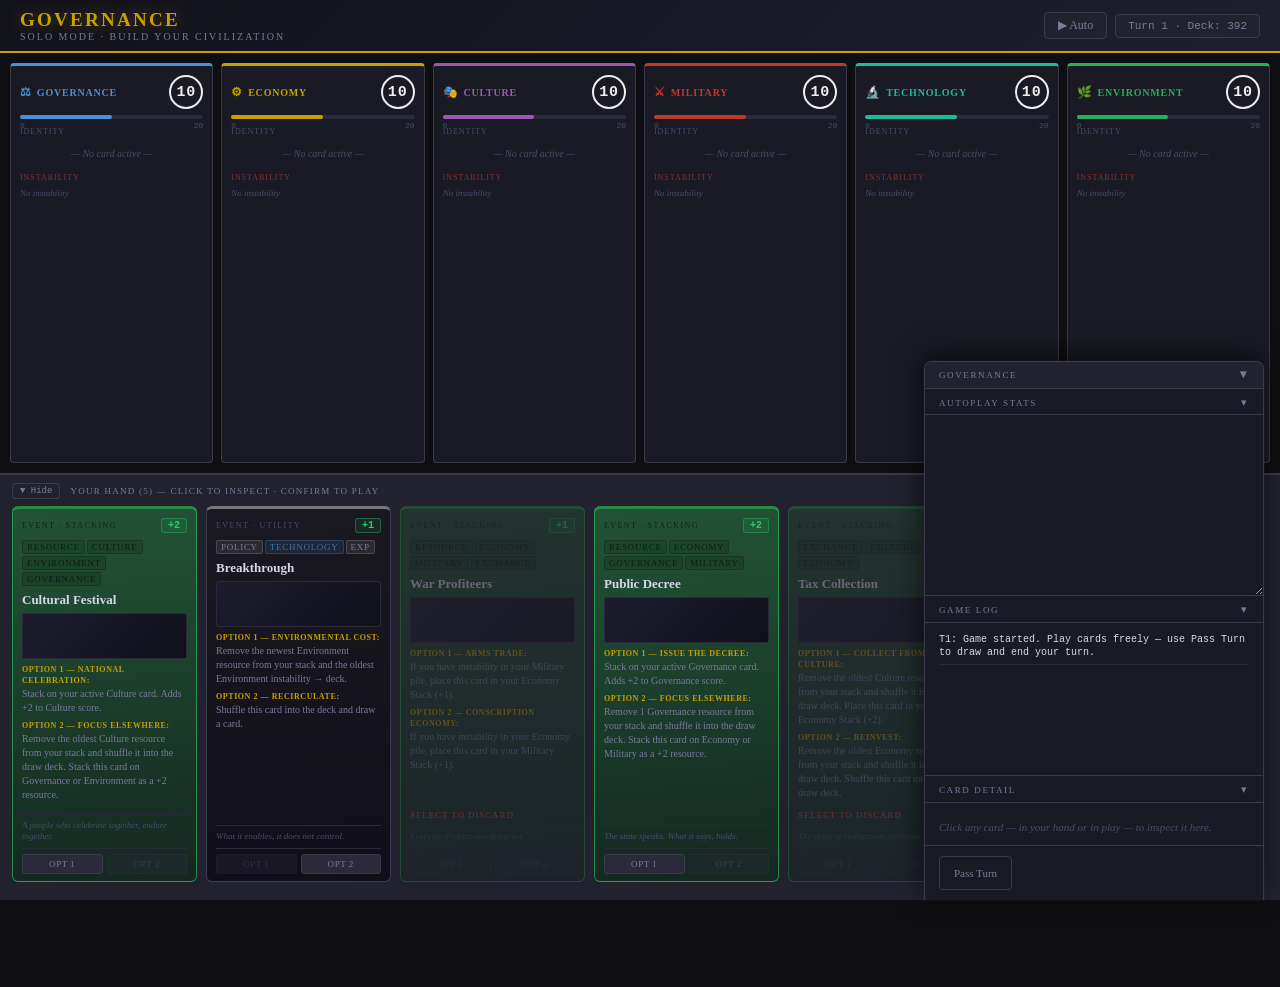
<file: governance/index.html>
<!DOCTYPE html>
<html lang="en">
<head>
  <meta charset="UTF-8">
  <meta name="viewport" content="width=device-width, initial-scale=1.0">
  <title>Governance — Strategy Card Game</title>
  <link rel="stylesheet" href="css/style.css">
</head>
<body>
<div id="app">

  <header id="header">
    <div id="header-main-row">
      <div>
        <div class="game-title">Governance</div>
        <div class="game-subtitle">Solo Mode · Build Your Civilization</div>
      </div>
      <div id="header-controls">
        <div id="autoplay-controls" class="hidden">
          <button class="auto-speed-btn" onclick="setAutoSpeed(500)" data-speed="500">Slow</button>
          <button class="auto-speed-btn active" onclick="setAutoSpeed(200)" data-speed="200">Normal</button>
          <button class="auto-speed-btn" onclick="setAutoSpeed(50)" data-speed="50">Fast</button>
          <span class="auto-sep">·</span>
          <button class="auto-mode-btn active" id="auto-mode-random" onclick="setAutoMode('random')">Random</button>
          <button class="auto-mode-btn" id="auto-mode-generalist" onclick="setAutoMode('generalist')">Generalist</button>
          <button class="auto-mode-btn" id="auto-mode-maximizer" onclick="setAutoMode('maximizer')">Maximizer</button>
          <button class="auto-mode-btn" id="auto-mode-longform" onclick="setAutoMode('longform')">Longform</button>
          <span class="auto-sep">·</span>
          <input id="auto-batch-n" class="auto-batch-input" type="number" value="20" min="1" max="500" title="Number of games to batch run">
          <button class="auto-batch-btn" onclick="startBatchRun(parseInt(document.getElementById('auto-batch-n').value))">Run N</button>
          <button class="auto-export-btn" onclick="exportAutoStats()">Export</button>
          <button class="auto-reset-btn" onclick="resetAutoStats()">Reset</button>
        </div>
        <button id="autoplay-btn" onclick="toggleAutoplay()">▶ Auto</button>
        <div id="deck-count">—</div>
      </div>
    </div>
    <div id="autoplay-bar" class="hidden">
      <span class="auto-stat">Games: <strong id="auto-games">0</strong></span>
      <span class="auto-sep">·</span>
      <span class="auto-stat">Wins: <strong id="auto-wins" class="auto-win">0</strong></span>
      <span class="auto-stat">Losses: <strong id="auto-losses" class="auto-lose">0</strong></span>
      <span class="auto-sep">·</span>
      <span class="auto-stat">Win Rate: <strong id="auto-winrate">—</strong></span>
      <span class="auto-stat">Avg Turns: <strong id="auto-turns">—</strong></span>
      <span class="auto-sep">·</span>
      <span class="auto-stat auto-topcards" id="auto-topcards"></span>
    </div>
  </header>

  <div id="main">

    <!-- Left column: categories on top, hand on bottom -->
    <div id="left-col">
      <div id="categories"><!-- rendered by game.js --></div>
      <div id="hand-area">
        <div id="hand-label"></div>
        <div id="hand"><!-- rendered by game.js --></div>
      </div>
    </div>

    <!-- Right panel: floating overlay bottom-right -->
    <aside id="right-panel">
      <div id="panel-header">
        <span class="panel-header-title">Governance</span>
        <button class="panel-minimize-btn" id="panel-minimize-btn" onclick="togglePanelMinimize()">▼</button>
      </div>
      <div id="auto-stats-section" class="hidden">
        <div class="panel-title">Autoplay Stats <button class="panel-toggle" onclick="togglePanel('auto-stats-body','auto-stats-section')">▾</button></div>
        <div id="auto-stats-body"><!-- rendered by game.js --></div>
      </div>
      <div id="log-section">
        <div class="panel-title">Game Log <button class="panel-toggle" onclick="togglePanel('log','log-section')">▾</button></div>
        <div id="log"><!-- rendered by game.js --></div>
      </div>
      <div id="card-detail">
        <div class="panel-title">Card Detail <button class="panel-toggle" onclick="togglePanel('card-detail-body',null)">▾</button></div>
        <div id="card-detail-body">
          <div class="detail-empty">Click any card to inspect it here.</div>
        </div>
        <div id="card-detail-actions"></div>
      </div>
    </aside>

  </div>
</div>

<div id="modal-overlay" class="hidden">
  <div id="modal-content"></div>
</div>

<div id="library-overlay" class="hidden">
  <div id="library-header">
    <span id="library-subtitle"></span>
    <button class="opt-btn" onclick="closeLibrary()" style="margin-left:auto">✕ Close</button>
  </div>
  <div id="library-grid"></div>
  <div id="lib-float" class="hidden">
    <button class="deselect-btn" onclick="closeLibraryFloat()" style="margin-bottom:8px">✕ Close</button>
    <div id="lib-float-detail"></div>
  </div>
</div>

<script src="js/cards.js"></script>
<script src="js/game.js"></script>
</body>
</html>
</file>
<file: governance/css/style.css>
/* Governance — MTG-inspired dark theme */

:root {
  --bg: #0f0f13;
  --surface: #1a1a24;
  --surface2: #22222e;
  --surface3: #2a2a3a;
  --border: #3a3a4a;
  --text: #d8d8e8;
  --text-muted: #7a7a9a;
  --text-dim: #4a4a6a;
  --gold: #c8a000;
  --danger: #e74c3c;
  --win: #2ecc71;
  --font-serif: 'Palatino Linotype', Palatino, 'Book Antiqua', Georgia, serif;
  --font-mono: 'Courier New', monospace;
}

* { box-sizing: border-box; margin: 0; padding: 0; }

html, body {
  height: 100%;
  background: var(--bg);
  color: var(--text);
  font-family: var(--font-serif);
  font-size: 14px;
  overflow: hidden;
}

/* ─── App shell ──────────────────────────────────────────────────────────────── */

#app {
  display: grid;
  grid-template-rows: auto 1fr;
  height: 100vh;
  max-width: 1800px;
  margin: 0 auto;
}

/* ─── Header ─────────────────────────────────────────────────────────────────── */

#header {
  background: linear-gradient(135deg, #12121a, #1e1e2e);
  border-bottom: 2px solid var(--gold);
  display: flex;
  flex-direction: column;
  flex-shrink: 0;
}

#header-main-row {
  padding: 9px 20px;
  display: flex;
  align-items: center;
  justify-content: space-between;
}

.game-title {
  font-size: 19px;
  font-weight: bold;
  color: var(--gold);
  letter-spacing: 0.12em;
  text-transform: uppercase;
  text-shadow: 0 0 16px rgba(200,160,0,0.4);
}

.game-subtitle {
  font-size: 10px;
  color: var(--text-muted);
  letter-spacing: 0.2em;
  text-transform: uppercase;
}

#deck-count {
  font-size: 11px;
  color: var(--text-muted);
  font-family: var(--font-mono);
  background: var(--surface2);
  padding: 5px 12px;
  border-radius: 4px;
  border: 1px solid var(--border);
}

/* ─── Main ───────────────────────────────────────────────────────────────────── */

#main {
  display: grid;
  grid-template-columns: 1fr;
  overflow: hidden;
  min-height: 0;
}

/* ─── Left column: categories + hand ────────────────────────────────────────── */

#left-col {
  display: grid;
  grid-template-rows: 1fr auto;
  overflow: hidden;
  min-height: 0;
}

/* ─── Categories ─────────────────────────────────────────────────────────────── */

#categories {
  display: grid;
  grid-template-columns: repeat(6, 1fr);
  gap: 8px;
  padding: 10px;
  background: var(--bg);
  overflow-y: auto;
  align-content: stretch;
  min-height: 0;
}

.category-col {
  background: var(--surface);
  border: 1px solid var(--border);
  border-top: 3px solid #555;
  border-radius: 4px;
  padding: 9px;
  display: flex;
  flex-direction: column;
  gap: 6px;
}

.category-col.danger { animation: pulse-danger 1.5s ease-in-out infinite; }
.category-col.winning { box-shadow: 0 0 10px rgba(46,204,113,0.2); }

@keyframes pulse-danger {
  0%, 100% { box-shadow: 0 0 6px rgba(231,76,60,0.3); border-color: var(--danger); }
  50% { box-shadow: 0 0 18px rgba(231,76,60,0.6); }
}

.cat-header {
  display: flex;
  align-items: center;
  gap: 5px;
  font-size: 10px;
  font-weight: bold;
  letter-spacing: 0.08em;
  text-transform: uppercase;
}

.cat-icon { font-size: 12px; }
.cat-name { flex: 1; }

.cat-score {
  font-size: 15px;
  font-weight: bold;
  font-family: var(--font-mono);
  display: flex;
  align-items: center;
  justify-content: center;
  width: 34px;
  height: 34px;
  border-radius: 50%;
  border: 2px solid currentColor;
  flex-shrink: 0;
}

.score-bar-bg {
  background: var(--surface3);
  border-radius: 2px;
  height: 4px;
}

.score-bar-fill {
  height: 100%;
  border-radius: 2px;
  transition: width 0.35s ease;
}

.score-bar-markers {
  display: flex;
  justify-content: space-between;
  font-size: 8px;
  color: var(--text-dim);
  margin-top: 2px;
  font-family: var(--font-mono);
}

.cat-section-label {
  font-size: 8px;
  color: var(--text-dim);
  text-transform: uppercase;
  letter-spacing: 0.12em;
  margin-top: 2px;
}

.instab-section-label { color: rgba(231,76,60,0.5); }

/* In-play cards (active slot) */
.in-play-card {
  background: var(--surface2);
  border: 1px solid var(--border);
  border-left: 3px solid #666;
  border-radius: 3px;
  display: flex;
  align-items: center;
  justify-content: space-between;
  padding: 6px 8px;
  cursor: pointer;
  transition: background 0.12s, border-color 0.12s;
}

.in-play-card:hover {
  background: var(--surface3);
  border-color: var(--gold);
}

.ipc-name {
  font-size: 12px;
  font-weight: bold;
  line-height: 1.2;
  flex: 1;
  min-width: 0;
  overflow: hidden;
  text-overflow: ellipsis;
  white-space: nowrap;
}

.ipc-value {
  font-size: 14px;
  font-weight: bold;
  font-family: var(--font-mono);
  flex-shrink: 0;
  margin-left: 6px;
  color: var(--win);
}

.ipc-bonus {
  font-size: 10px;
  color: var(--gold);
  font-family: var(--font-mono);
  margin-top: 2px;
  width: 100%;
}

.ipc-passive {
  font-size: 8px;
  color: var(--gold);
  margin-top: 1px;
}

.empty-slot {
  color: var(--text-dim);
  font-size: 10px;
  font-style: italic;
  padding: 6px 2px;
  text-align: center;
}

/* Event stack */
.cat-stack {
  display: flex;
  flex-direction: column;
  gap: 3px;
}

.stack-chip {
  background: rgba(255,255,255,0.04);
  border: 1px solid rgba(255,255,255,0.08);
  border-radius: 3px;
  padding: 3px 6px;
  font-size: 10px;
  font-family: var(--font-mono);
  cursor: pointer;
  display: flex;
  gap: 5px;
  align-items: center;
  transition: background 0.1s;
}

.stack-chip:hover { background: rgba(255,255,255,0.08); }

.chip-val {
  color: var(--win);
  font-family: var(--font-mono);
  font-size: 10px;
  font-weight: bold;
  flex-shrink: 0;
}

.chip-name {
  font-family: var(--font-serif);
  font-size: 9px;
  color: var(--text-muted);
  overflow: hidden;
  text-overflow: ellipsis;
  white-space: nowrap;
  max-width: 80px;
}

/* Instability */
.cat-instability {
  display: flex;
  flex-direction: column;
  gap: 3px;
}

.instab-chip {
  background: rgba(231,76,60,0.08);
  border-color: rgba(231,76,60,0.25);
}

.instab-chip:hover { background: rgba(231,76,60,0.18); }

.instab-chip-val {
  color: var(--danger);
  font-family: var(--font-mono);
  font-size: 10px;
}

.instab-empty {
  color: var(--text-dim);
  font-size: 9px;
  font-style: italic;
}

/* ─── Hand area ──────────────────────────────────────────────────────────────── */

#hand-area {
  background: var(--surface2);
  border-top: 2px solid var(--border);
  padding: 8px 12px 10px;
  flex-shrink: 0;
  transition: padding 0.2s;
}

#hand-area.hand-minimized {
  padding-bottom: 6px;
}

#hand-area.hand-minimized #hand {
  display: none;
}

#hand-label {
  font-size: 9px;
  color: var(--text-muted);
  text-transform: uppercase;
  letter-spacing: 0.14em;
  margin-bottom: 7px;
  display: flex;
  align-items: center;
  gap: 10px;
}

.hand-minimize-btn {
  background: transparent;
  border: 1px solid var(--border);
  color: var(--text-muted);
  font-size: 9px;
  font-family: var(--font-mono);
  padding: 2px 7px;
  border-radius: 3px;
  cursor: pointer;
  transition: border-color 0.15s, color 0.15s;
  flex-shrink: 0;
}

.hand-minimize-btn:hover {
  border-color: var(--gold);
  color: var(--text);
}

#hand {
  display: flex;
  gap: 9px;
  overflow-x: auto;
  align-items: stretch;
  padding-bottom: 8px;
  scrollbar-width: thin;
  scrollbar-color: var(--border) transparent;
}

/* ─── Hand Cards ─────────────────────────────────────────────────────────────── */

.hand-card {
  --cat-color: #777;
  flex: 0 0 185px;
  min-height: 270px;
  background: linear-gradient(175deg, #1e1e2c 0%, #14141e 55%, #0e0e17 100%);
  border: 1px solid #3a3a52;
  border-top: 3px solid var(--cat-color);
  border-radius: 6px;
  padding: 9px 9px 7px;
  cursor: pointer;
  display: flex;
  flex-direction: column;
  gap: 5px;
  position: relative;
  transition: transform 0.13s, box-shadow 0.13s, border-color 0.13s;
}

.hand-card:hover:not(.unplayable) {
  transform: translateY(-6px);
  box-shadow: 0 10px 24px rgba(0,0,0,0.6), 0 0 8px var(--cat-color);
  border-color: var(--cat-color);
  z-index: 10;
}

.hand-card.selected {
  transform: translateY(-6px);
  border-color: var(--gold) !important;
  box-shadow: 0 10px 28px rgba(0,0,0,0.65), 0 0 12px rgba(200,160,0,0.5);
  z-index: 10;
}

.hand-card.event-card {
  background: linear-gradient(175deg, #1a1820 0%, #100e18 100%);
}

.hand-card.card-tint-green {
  background:
    linear-gradient(175deg, rgba(50,220,100,0.30) 0%, rgba(50,220,100,0.12) 100%),
    linear-gradient(175deg, #1a1820 0%, #100e18 100%);
  border-color: rgba(50,220,100,0.55);
}

.hand-card.card-tint-red {
  background:
    linear-gradient(175deg, rgba(230,70,55,0.30) 0%, rgba(230,70,55,0.12) 100%),
    linear-gradient(175deg, #1a1820 0%, #100e18 100%);
  border-color: rgba(230,70,55,0.55);
}

.hand-card.card-tint-gold {
  background:
    linear-gradient(175deg, rgba(220,175,0,0.30) 0%, rgba(220,175,0,0.12) 100%),
    linear-gradient(175deg, #1e1e2c 0%, #14141e 55%, #0e0e17 100%);
  border-color: rgba(220,175,0,0.55);
}

.hand-card.unplayable {
  opacity: 0.38;
  cursor: default;
}

.hc-header {
  display: flex;
  justify-content: space-between;
  align-items: center;
}

.hc-type {
  font-size: 8px;
  letter-spacing: 0.18em;
  text-transform: uppercase;
  color: var(--text-dim);
}

.card-tint-green .hc-type,
.card-tint-red .hc-type,
.card-tint-gold .hc-type {
  color: rgba(0,0,0,0.55);
}

.hc-tags {
  display: flex;
  flex-wrap: wrap;
  gap: 2px;
  margin: 2px 0 1px;
}

.hc-tag {
  font-size: 9px;
  letter-spacing: 0.08em;
  text-transform: uppercase;
  padding: 1px 4px;
  border-radius: 2px;
  background: rgba(255,255,255,0.08);
  color: var(--text-muted);
  border: 1px solid rgba(255,255,255,0.15);
}

.hc-tag-hostile {
  background: rgba(231,76,60,0.15);
  color: rgba(231,76,60,0.85);
  border-color: rgba(231,76,60,0.3);
}

.hc-tag-exchange {
  background: rgba(52,152,219,0.15);
  color: rgba(52,152,219,0.85);
  border-color: rgba(52,152,219,0.3);
}

.hc-tag-event {
  background: rgba(241,196,15,0.15);
  color: rgba(241,196,15,0.85);
  border-color: rgba(241,196,15,0.3);
}
.hc-tag-governance {
  background: rgba(123,104,238,0.15);
  color: rgba(123,104,238,0.85);
  border-color: rgba(123,104,238,0.3);
}

.hc-tag-economy {
  background: rgba(60,179,113,0.15);
  color: rgba(60,179,113,0.85);
  border-color: rgba(60,179,113,0.3);
}

.hc-tag-culture {
  background: rgba(205,133,63,0.15);
  color: rgba(205,133,63,0.85);
  border-color: rgba(205,133,63,0.3);
}

.hc-tag-military {
  background: rgba(205,92,92,0.15);
  color: rgba(205,92,92,0.85);
  border-color: rgba(205,92,92,0.3);
}

.hc-tag-technology {
  background: rgba(70,130,180,0.15);
  color: rgba(70,130,180,0.85);
  border-color: rgba(70,130,180,0.3);
}

.hc-tag-environment {
  background: rgba(46,139,87,0.15);
  color: rgba(46,139,87,0.85);
  border-color: rgba(46,139,87,0.3);
}

.card-tint-green .hc-tag,
.card-tint-red .hc-tag,
.card-tint-gold .hc-tag {
  background: rgba(0,0,0,0.12);
  color: rgba(0,0,0,0.6);
  border-color: rgba(0,0,0,0.2);
}

.detail-tags {
  display: flex;
  flex-wrap: wrap;
  gap: 3px;
  margin: 5px 0 2px;
}

.detail-tag {
  font-size: 9px;
  letter-spacing: 0.1em;
  text-transform: uppercase;
  padding: 2px 6px;
  border-radius: 3px;
  background: rgba(255,255,255,0.08);
  color: var(--text-muted);
  border: 1px solid rgba(255,255,255,0.15);
}

.detail-tag-hostile {
  background: rgba(231,76,60,0.15);
  color: rgba(231,76,60,0.85);
  border-color: rgba(231,76,60,0.3);
}

.detail-tag-exchange {
  background: rgba(52,152,219,0.15);
  color: rgba(52,152,219,0.85);
  border-color: rgba(52,152,219,0.3);
}

.detail-tag-event {
  background: rgba(241,196,15,0.15);
  color: rgba(241,196,15,0.85);
  border-color: rgba(241,196,15,0.3);
}

.hc-val-badge {
  font-size: 10px;
  font-weight: bold;
  font-family: var(--font-mono);
  padding: 1px 6px;
  border-radius: 3px;
  border: 1px solid;
  color: var(--win);
  background: rgba(46,204,113,0.1);
  border-color: rgba(46,204,113,0.35);
}

.hc-name {
  font-size: 13px;
  font-weight: bold;
  line-height: 1.2;
  color: var(--text);
}

.hc-art {
  height: 46px;
  background: linear-gradient(135deg, #1c1c2c, #10101a);
  border: 1px solid #2a2a3e;
  border-radius: 2px;
  flex-shrink: 0;
}

.hc-effects {
  font-size: 10px;
  color: var(--text-muted);
  line-height: 1.4;
  flex: 1;
  overflow: hidden;
}

.hc-opt { margin-bottom: 5px; }

.hc-opt-label {
  font-size: 8px;
  font-weight: bold;
  color: var(--gold);
  text-transform: uppercase;
  letter-spacing: 0.07em;
  display: block;
  margin-bottom: 1px;
}

.hc-req-tag {
  font-size: 9px;
  color: #999;
  background: rgba(255,255,255,0.04);
  border: 1px solid var(--border);
  border-radius: 3px;
  padding: 2px 6px;
}

.hc-unplayable {
  font-size: 9px;
  color: var(--danger);
  text-transform: uppercase;
  letter-spacing: 0.1em;
}

.hc-must-play {
  font-size: 9px;
  color: var(--gold);
  text-transform: uppercase;
  letter-spacing: 0.08em;
}

.hc-flavor {
  font-size: 9px;
  color: var(--text-dim);
  font-style: italic;
  line-height: 1.3;
  border-top: 1px solid #2a2a3a;
  padding-top: 5px;
  margin-top: auto;
}

/* ─── Right panel — floating overlay, bottom-right ──────────────────────────── */

#right-panel {
  position: fixed;
  bottom: 0;
  right: 16px;
  width: 340px;
  max-height: 75vh;
  display: flex;
  flex-direction: column;
  z-index: 100;
  background: var(--surface);
  border: 1px solid var(--border);
  border-bottom: none;
  border-radius: 8px 8px 0 0;
  box-shadow: -2px -6px 28px rgba(0,0,0,0.6), 0 0 0 1px rgba(255,255,255,0.03);
  overflow: hidden;
}

#panel-header {
  display: flex;
  align-items: center;
  justify-content: space-between;
  padding: 7px 14px;
  background: var(--surface2);
  border-bottom: 1px solid var(--border);
  flex-shrink: 0;
}

.panel-header-title {
  font-size: 9px;
  color: var(--text-muted);
  text-transform: uppercase;
  letter-spacing: 0.18em;
}

.panel-minimize-btn {
  background: none;
  border: none;
  color: var(--text-muted);
  cursor: pointer;
  font-size: 12px;
  padding: 0 2px;
  line-height: 1;
  font-family: var(--font-mono);
}
.panel-minimize-btn:hover { color: var(--text); }

/* Minimized: hide log and card detail body/title, show only header + actions */
#right-panel.panel-minimized #log-section,
#right-panel.panel-minimized #auto-stats-section,
#right-panel.panel-minimized #card-detail .panel-title,
#right-panel.panel-minimized #card-detail-body {
  display: none !important;
}

/* Auto stats section */
#auto-stats-section {
  border-bottom: 1px solid var(--border);
  flex-shrink: 0;
}
#auto-stats-section.section-collapsed { flex: 0 0 auto; }

#auto-stats-body {
  height: 180px;
  min-height: 60px;
  max-height: 500px;
  overflow-y: auto;
  resize: vertical;
  padding: 6px 14px 10px;
  font-size: 11px;
  line-height: 1.7;
  box-sizing: border-box;
}

.astat-row { display: flex; justify-content: space-between; gap: 8px; margin-bottom: 2px; }
.astat-label { color: var(--text-muted); white-space: nowrap; }
.astat-value { color: var(--text); font-family: var(--font-mono); text-align: right; }
.astat-section { margin-top: 8px; padding-top: 6px; border-top: 1px solid var(--border); }
.astat-section-title { font-size: 9px; text-transform: uppercase; color: var(--text-muted); margin-bottom: 4px; }
.astat-cat-row { display: flex; gap: 6px; flex-wrap: wrap; margin-bottom: 2px; }
.astat-cat-chip {
  font-size: 10px; font-family: var(--font-mono);
  padding: 1px 6px; border-radius: 3px;
  background: var(--bg-panel); border: 1px solid var(--border);
}
.astat-cat-chip.chip-win { border-color: var(--gold); color: var(--gold); }
.astat-cat-chip.chip-lose { border-color: #c0392b; color: #e74c3c; }

.astat-two-col { display: flex; gap: 16px; }
.astat-col { width: 100%; }
.astat-mode-header {
  font-size: 10px; font-family: var(--font-mono); text-transform: uppercase;
  letter-spacing: 0.08em; color: var(--text); margin-bottom: 6px;
  padding-bottom: 4px; border-bottom: 1px solid var(--border);
  font-weight: bold;
}
.astat-mode-empty { color: var(--text-muted); font-size: 11px; font-style: italic; }
.astat-muted { color: var(--text-muted); font-size: 10px; }

#right-panel.panel-minimized #card-detail-actions {
  border-top: none;
}

.panel-title {
  font-size: 9px;
  color: var(--text-muted);
  text-transform: uppercase;
  letter-spacing: 0.18em;
  padding: 9px 14px 6px;
  border-bottom: 1px solid var(--border);
  flex-shrink: 0;
}

/* Log section */
#log-section {
  display: flex;
  flex-direction: column;
  overflow: hidden;
  border-bottom: 1px solid var(--border);
  flex: 0 0 180px;
}

#log-section.section-collapsed {
  flex: 0 0 auto;
}

#log {
  flex: 1;
  overflow-y: auto;
  padding: 6px 14px 8px;
}

.panel-collapsed { display: none !important; }

.panel-toggle {
  float: right;
  background: none;
  border: none;
  color: var(--text-muted);
  cursor: pointer;
  font-size: 11px;
  padding: 0 2px;
  line-height: 1;
  font-family: var(--font-mono);
}
.panel-toggle:hover { color: var(--text); }

.log-entry {
  font-size: 10px;
  color: var(--text-muted);
  border-bottom: 1px solid var(--surface3);
  padding: 4px 0;
  font-family: var(--font-mono);
  line-height: 1.35;
}

.log-entry:first-child { color: var(--text); }

/* Card detail section */
#card-detail {
  display: flex;
  flex-direction: column;
  overflow: hidden;
  flex: 1;
}

#card-detail-body {
  flex: 1;
  overflow-y: auto;
  padding: 10px 14px;
}

#card-detail-actions {
  flex-shrink: 0;
  display: flex;
  gap: 8px;
  padding: 10px 14px;
  border-top: 1px solid var(--border);
  min-height: 52px;
  align-items: center;
}

.detail-empty {
  color: var(--text-dim);
  font-size: 11px;
  font-style: italic;
  padding-top: 6px;
  line-height: 1.5;
}

.detail-location {
  font-size: 9px;
  color: var(--text-dim);
  text-transform: uppercase;
  letter-spacing: 0.15em;
  margin-bottom: 8px;
}

.detail-card-frame {
  border-top: 3px solid #555;
  background: var(--surface2);
  border-radius: 4px;
  padding: 12px;
  display: flex;
  flex-direction: column;
  gap: 10px;
}

.detail-card-header {
  display: flex;
  justify-content: space-between;
  align-items: flex-start;
  gap: 8px;
}

.detail-type {
  font-size: 9px;
  color: var(--text-dim);
  text-transform: uppercase;
  letter-spacing: 0.15em;
  margin-bottom: 4px;
}

.detail-name {
  font-size: 18px;
  font-weight: bold;
  line-height: 1.2;
}

.detail-value {
  font-size: 28px;
  font-weight: bold;
  font-family: var(--font-mono);
  flex-shrink: 0;
}

.detail-section-label {
  font-size: 9px;
  text-transform: uppercase;
  letter-spacing: 0.15em;
  color: var(--text-muted);
  margin-bottom: 5px;
  display: block;
}

.detail-opts { display: flex; flex-direction: column; gap: 6px; }

.detail-opt {
  background: var(--surface3);
  border: 1px solid var(--border);
  border-radius: 3px;
  padding: 9px 11px;
  cursor: pointer;
  transition: background 0.12s, border-color 0.12s;
}

.detail-opt:hover { background: #2e2e40; }

.detail-opt-selected { background: #1c1c30; border-width: 2px; }

.detail-opt-dimmed { opacity: 0.5; }

.detail-opt-label {
  font-size: 9px;
  font-weight: bold;
  text-transform: uppercase;
  letter-spacing: 0.1em;
  color: var(--gold);
  margin-bottom: 4px;
}

.detail-opt-desc {
  font-size: 12px;
  color: var(--text);
  line-height: 1.5;
}

.opt-cond-unmet {
  color: var(--danger);
  font-size: 10px;
  display: block;
  margin-top: 3px;
}

.detail-opt-multiplayer {
  opacity: 0.4;
  cursor: not-allowed;
}

.detail-opt-multiplayer:hover { background: var(--surface3); }

.opt-multiplayer-tag {
  color: var(--text-dim);
  font-size: 10px;
  font-style: italic;
  display: block;
  margin-top: 3px;
}

.detail-auto-eff {
  font-size: 12px;
  color: var(--text-muted);
  padding: 4px 0;
}

.detail-must-play {
  font-size: 11px;
  padding: 6px 9px;
  margin-bottom: 4px;
  border-radius: 3px;
  background: rgba(231,76,60,0.07);
  border-left: 2px solid rgba(231,76,60,0.4);
}

.detail-must-play .detail-section-label {
  color: var(--danger);
}

.detail-benefit {
  font-size: 11px;
  padding: 6px 9px;
  margin-bottom: 4px;
  border-radius: 3px;
  background: rgba(46,204,113,0.07);
  border-left: 2px solid rgba(46,204,113,0.4);
}

.detail-benefit-text {
  color: var(--win);
  margin-top: 3px;
  line-height: 1.4;
}

.detail-requires {
  font-size: 11px;
  padding: 6px 9px;
  border-radius: 3px;
}

.req-met {
  background: rgba(46,204,113,0.08);
  border: 1px solid rgba(46,204,113,0.22);
  color: var(--win);
}

.req-unmet {
  background: rgba(231,76,60,0.08);
  border: 1px solid rgba(231,76,60,0.22);
  color: var(--danger);
}

.detail-identity-bonus {
  font-size: 12px;
  color: var(--gold);
  border-top: 1px solid var(--border);
  padding-top: 8px;
  line-height: 1.5;
}

.detail-discard {
  font-size: 11px;
  color: var(--text-muted);
  border-top: 1px solid var(--border);
  padding-top: 8px;
  line-height: 1.5;
}

.detail-flavor {
  font-size: 11px;
  color: var(--text-dim);
  font-style: italic;
  line-height: 1.45;
  border-top: 1px solid var(--border);
  padding-top: 8px;
}

/* Action buttons */
.confirm-btn {
  flex: 1;
  background: var(--gold);
  color: #111;
  border: none;
  border-radius: 4px;
  padding: 10px;
  font-size: 12px;
  font-weight: bold;
  font-family: var(--font-serif);
  letter-spacing: 0.08em;
  cursor: pointer;
  text-transform: uppercase;
  transition: background 0.13s;
}

.confirm-btn:hover:not(:disabled) { background: #ddb000; }

.confirm-btn.confirm-disabled,
.confirm-btn:disabled {
  background: rgba(231,76,60,0.15);
  color: var(--danger);
  border: 1px solid rgba(231,76,60,0.3);
  cursor: pointer;
}

.confirm-btn.confirm-disabled:hover {
  background: rgba(231,76,60,0.25);
}

.deselect-btn {
  background: none;
  border: 1px solid var(--border);
  color: var(--text-muted);
  border-radius: 4px;
  padding: 10px 14px;
  font-size: 11px;
  font-family: var(--font-serif);
  cursor: pointer;
  transition: color 0.12s, border-color 0.12s;
  white-space: nowrap;
}

.deselect-btn:hover { color: var(--text); border-color: var(--text-muted); }

.pass-btn {
  background: none;
  border: 1px solid var(--border);
  color: var(--text-muted);
  border-radius: 4px;
  padding: 10px 14px;
  font-size: 11px;
  font-family: var(--font-serif);
  cursor: pointer;
  transition: color 0.12s, border-color 0.12s;
  white-space: nowrap;
}

.pass-btn:hover:not(:disabled) { color: var(--text); border-color: var(--text-muted); }

.pass-btn.pass-btn-disabled,
.pass-btn:disabled {
  opacity: 0.4;
  cursor: not-allowed;
}

/* Hand card quick-select option buttons */
.hc-opt-btns {
  display: flex;
  gap: 4px;
  margin-top: auto;
  padding-top: 5px;
  border-top: 1px solid #2a2a3a;
}

.hc-opt-btn {
  flex: 1;
  background: var(--surface3);
  border: 1px solid var(--border);
  color: var(--text-muted);
  border-radius: 3px;
  padding: 4px 4px;
  font-size: 9px;
  font-family: var(--font-serif);
  letter-spacing: 0.06em;
  cursor: pointer;
  text-transform: uppercase;
  transition: background 0.1s, color 0.1s, border-color 0.1s;
}

.hc-opt-btn:hover:not(:disabled) {
  background: #2e2e40;
  color: var(--text);
  border-color: var(--text-muted);
}

.hc-opt-btn-active {
  background: #1c1c30;
  border-color: var(--gold);
  color: var(--gold);
}

.hc-opt-btn-disabled,
.hc-opt-btn:disabled {
  opacity: 0.3;
  cursor: not-allowed;
}

/* ─── Modals ─────────────────────────────────────────────────────────────────── */

#modal-overlay {
  position: fixed;
  inset: 0;
  background: rgba(0,0,0,0.78);
  display: flex;
  align-items: center;
  justify-content: center;
  z-index: 200;
  backdrop-filter: blur(4px);
}

#modal-overlay.hidden { display: none; }

#modal-content {
  background: var(--surface);
  border: 1px solid var(--border);
  border-top: 3px solid var(--gold);
  border-radius: 8px;
  padding: 24px 28px;
  max-width: 460px;
  width: 90%;
  max-height: 80vh;
  overflow-y: auto;
  box-shadow: 0 20px 60px rgba(0,0,0,0.85);
}

.modal-card-name {
  font-size: 18px;
  font-weight: bold;
  color: var(--gold);
  margin-bottom: 8px;
}

.modal-sub {
  color: var(--text-muted);
  font-size: 12px;
  margin-bottom: 14px;
  line-height: 1.5;
}

.opt-list { display: flex; flex-direction: column; gap: 7px; }

.opt-btn {
  background: var(--surface2);
  border: 1px solid var(--border);
  border-radius: 4px;
  color: var(--text);
  padding: 11px 14px;
  cursor: pointer;
  text-align: left;
  font-family: var(--font-serif);
  font-size: 13px;
  line-height: 1.5;
  display: flex;
  flex-direction: column;
  gap: 2px;
  transition: background 0.12s, border-color 0.12s;
}

.opt-btn:hover { background: var(--surface3); border-color: var(--gold); }
.opt-btn strong { color: var(--text); }
.opt-btn small { color: var(--text-muted); font-size: 11px; }
.opt-btn-picked { border-color: var(--win) !important; background: rgba(46,204,113,0.08); }

/* End screen */
.end-title {
  font-size: 32px;
  font-weight: bold;
  text-align: center;
  letter-spacing: 0.2em;
  margin-bottom: 10px;
}

.end-title.end-win { color: var(--win); text-shadow: 0 0 20px rgba(46,204,113,0.5); }
.end-title.end-lose { color: var(--danger); text-shadow: 0 0 20px rgba(231,76,60,0.5); }

.end-sub { text-align: center; color: var(--text-muted); margin-bottom: 16px; font-size: 13px; }

.end-scores { display: grid; grid-template-columns: 1fr 1fr; gap: 5px; margin-bottom: 16px; }

.end-score-row {
  display: flex;
  justify-content: space-between;
  background: var(--surface2);
  padding: 6px 10px;
  border-radius: 3px;
  font-size: 12px;
}

/* ─── Autoplay ───────────────────────────────────────────────────────────────── */

#header-main-row {
  display: flex;
  align-items: center;
  justify-content: space-between;
  width: 100%;
}

#header-controls {
  display: flex;
  align-items: center;
  gap: 8px;
}

#autoplay-controls {
  display: flex;
  align-items: center;
  gap: 6px;
}

#autoplay-controls.hidden { display: none; }

.auto-speed-btn {
  background: var(--surface2);
  border: 1px solid var(--border);
  color: var(--text-muted);
  padding: 4px 9px;
  border-radius: 4px;
  cursor: pointer;
  font-size: 11px;
  font-family: var(--font-mono);
  transition: border-color 0.15s, color 0.15s;
}

.auto-speed-btn.active,
.auto-speed-btn:hover {
  border-color: var(--gold);
  color: var(--text);
}

.auto-mode-btn {
  background: var(--surface2);
  border: 1px solid var(--border);
  color: var(--text-muted);
  padding: 4px 9px;
  border-radius: 4px;
  cursor: pointer;
  font-size: 11px;
  font-family: var(--font-mono);
  transition: border-color 0.15s, color 0.15s;
}

.auto-mode-btn.active,
.auto-mode-btn:hover {
  border-color: var(--accent, #7eb8f7);
  color: var(--text);
}

.auto-reset-btn {
  background: transparent;
  border: 1px solid var(--border);
  color: var(--text-muted);
  padding: 4px 9px;
  border-radius: 4px;
  cursor: pointer;
  font-size: 11px;
  font-family: var(--font-serif);
  transition: border-color 0.15s, color 0.15s;
}

.auto-reset-btn:hover {
  border-color: var(--danger);
  color: var(--danger);
}

.auto-batch-input {
  width: 44px;
  background: var(--surface2);
  border: 1px solid var(--border);
  color: var(--text);
  padding: 3px 5px;
  border-radius: 4px;
  font-size: 11px;
  font-family: var(--font-mono);
  text-align: center;
}

.auto-batch-btn,
.auto-export-btn {
  background: var(--surface2);
  border: 1px solid var(--border);
  color: var(--text-muted);
  padding: 4px 9px;
  border-radius: 4px;
  cursor: pointer;
  font-size: 11px;
  font-family: var(--font-mono);
  transition: border-color 0.15s, color 0.15s;
}

.auto-batch-btn:hover {
  border-color: var(--gold);
  color: var(--text);
}

.auto-export-btn:hover {
  border-color: var(--accent, #7eb8f7);
  color: var(--text);
}

#autoplay-btn {
  background: var(--surface2);
  border: 1px solid var(--border);
  color: var(--text-muted);
  padding: 5px 13px;
  border-radius: 4px;
  cursor: pointer;
  font-size: 12px;
  font-family: var(--font-serif);
  transition: background 0.15s, border-color 0.15s, color 0.15s;
}

#autoplay-btn:hover {
  border-color: var(--gold);
  color: var(--text);
}

#autoplay-btn.auto-active {
  background: rgba(200, 160, 0, 0.15);
  border-color: var(--gold);
  color: var(--gold);
}

#autoplay-bar {
  background: rgba(0,0,0,0.25);
  border-top: 1px solid var(--border);
  padding: 4px 20px;
  display: flex;
  align-items: center;
  gap: 10px;
  flex-shrink: 0;
  font-size: 12px;
  font-family: var(--font-mono);
}

#autoplay-bar.hidden { display: none; }

.auto-stat { color: var(--text-muted); }
.auto-stat strong { color: var(--text); }
.auto-sep { color: var(--text-dim); }
.auto-win { color: var(--win) !important; }
.auto-lose { color: var(--danger) !important; }
.auto-topcards { font-size: 11px; }

/* ─── Responsive ─────────────────────────────────────────────────────────────── */

@media (max-width: 1200px) {
  #categories { grid-template-columns: repeat(3, 1fr); }
  #right-panel { grid-template-rows: 160px 1fr; }
}

@media (max-width: 900px) {
  #main { grid-template-columns: 1fr; }
  #right-panel {
    grid-template-rows: auto auto;
    border-left: none;
    border-top: 1px solid var(--border);
    max-height: 300px;
  }
  #categories { grid-template-columns: repeat(2, 1fr); }
  .hand-card { flex: 0 0 165px; min-height: 240px; }
}
</file>
